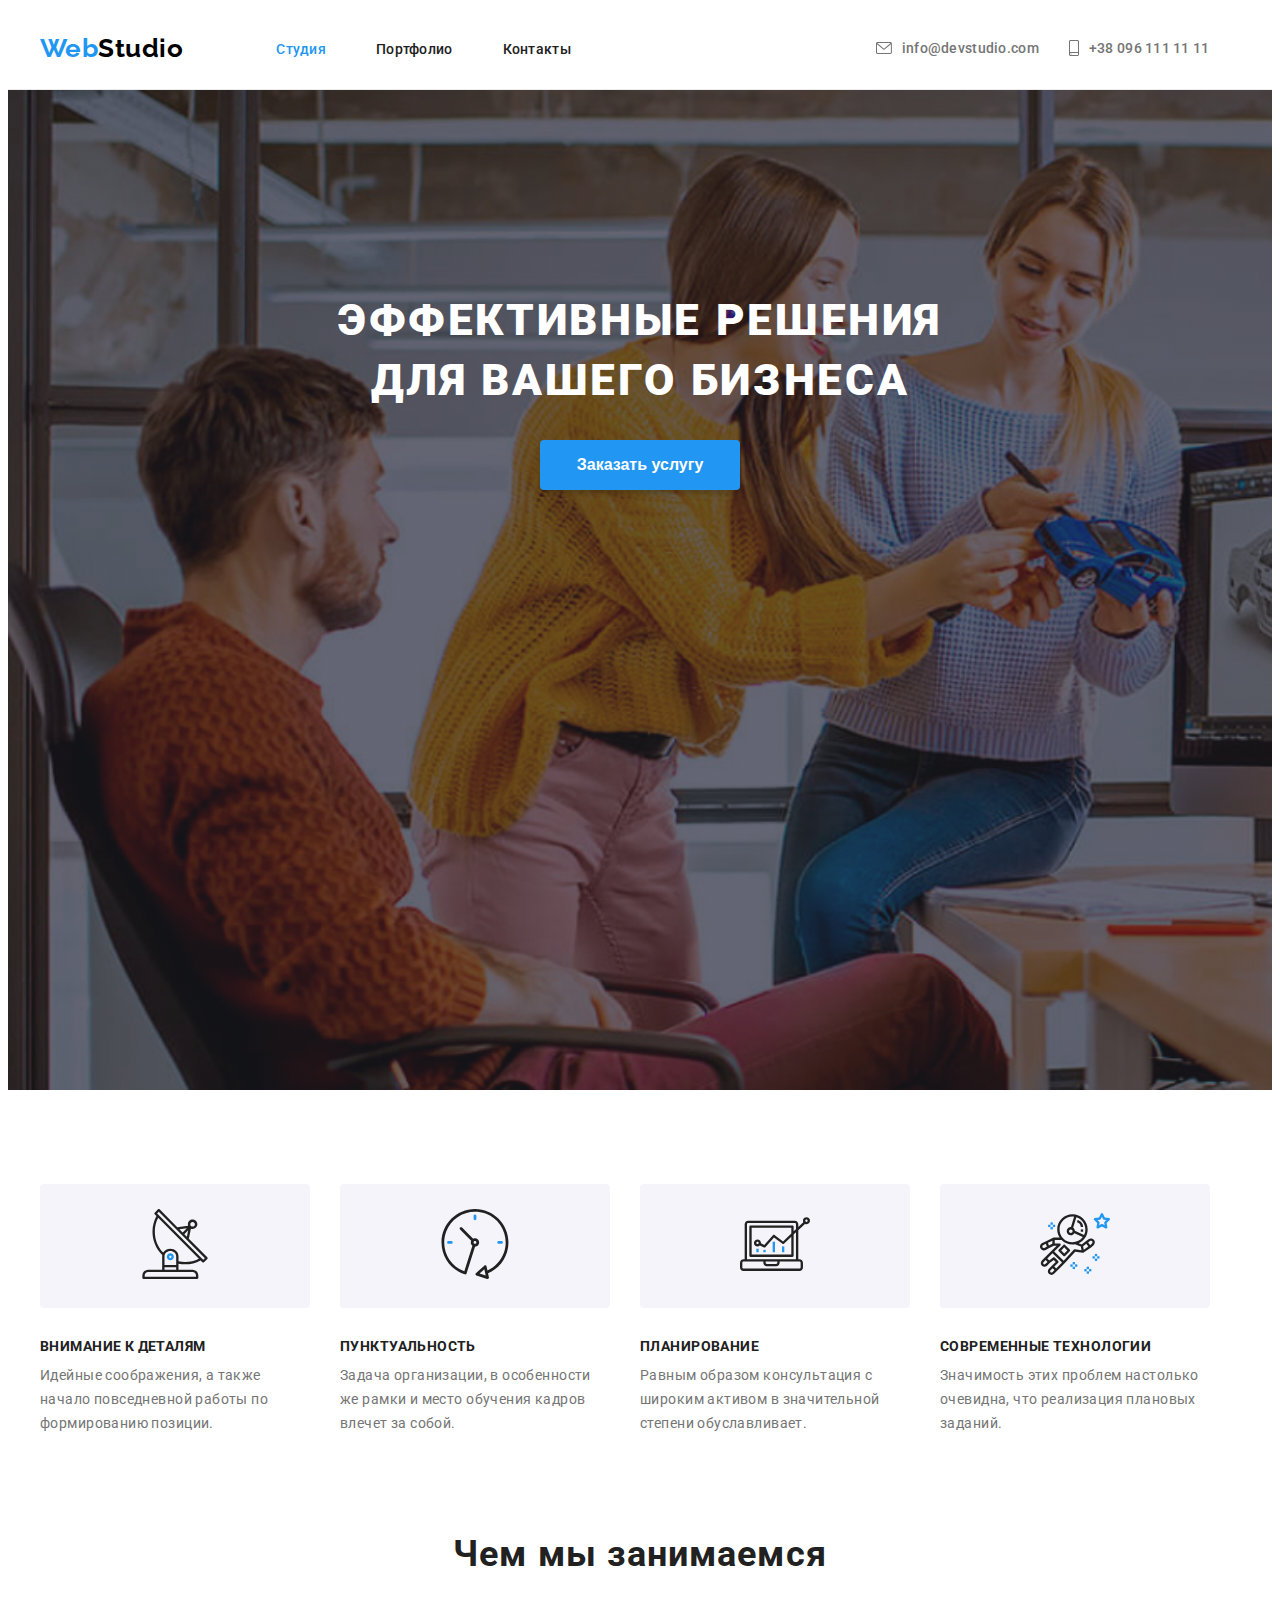
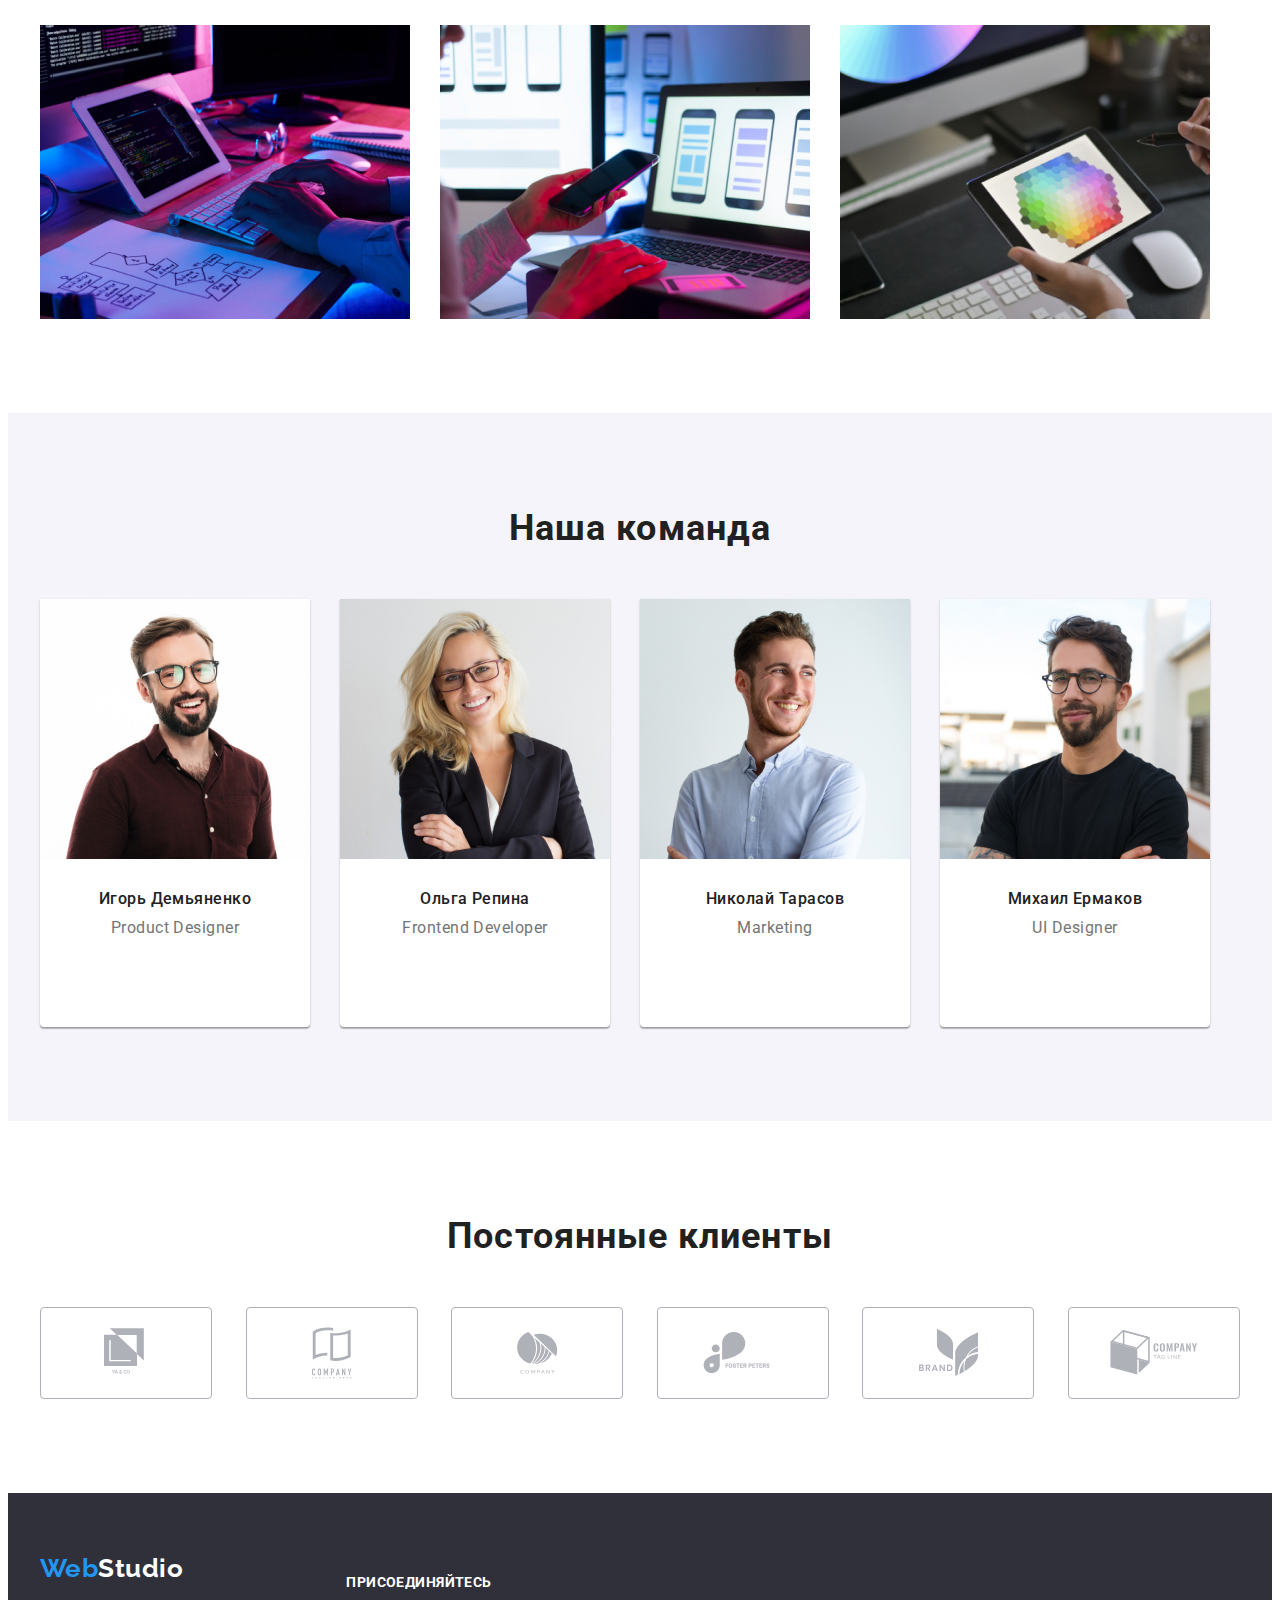
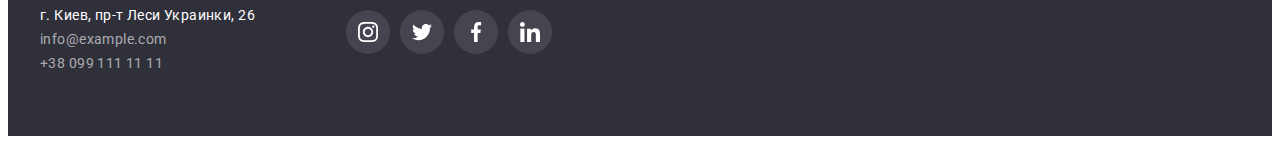
<file: index.html>
<!DOCTYPE html>
<html lang="ru">
  <head>
    <meta charset="UTF-8" />
    <meta name="viewport" content="width=device-width, initial-scale=1.0" />
    <title>ВебСтудио</title>
    <link rel="preconnect" href="https://fonts.gstatic.com">
<link href="https://fonts.googleapis.com/css2?family=Oleo+Script&family=Raleway:wght@700&family=Roboto:wght@400;500;700;900&display=swap" rel="stylesheet">
<link rel="stylesheet" href="https://cdnjs.cloudflare.com/ajax/libs/modern-normalize/1.0.0/modern-normalize.min.css" integrity="sha512-ISS7cAi1PEhQ8jnbJpJZMd29NlhNj4AWYyLOSp2CE/CsHxTCu+r+t0D2yoJudVrd0/8fTVPUVDzY5Tvli75u/g==" crossorigin="anonymous" />
<link rel="stylesheet" href="./css/styles.css">
  </head>
  <body>
    <header class="header">
      <div class="container">
      <nav class="navigation">
        <a class="logo" href="/"><span class="word-web">Web</span>Studio</a>
        <ul class="main-nav">
          <li class="main-item">
            <a class="main-item-link current" href="#">Студия</a>
          </li>
          <li class="main-item">
            <a class="main-item-link" href="./portpholio.html">Портфолио</a>
          </li>
          <li class="main-item">
            <a class="main-item-link" href="#">Контакты</a>
          </li>
        </ul>
      </nav>
      <section>
       <ul class="information">
          <li class="info">
        <a class="info-link-mail" href="mailto:info@devstudio.com">
          <svg class="info-svg-mail">
            <use href="./images/Icons/sprite.svg#mail"></use>
          </svg>
          info@devstudio.com</a>
           </li>
          <li class="info">          
            <a class="info-link-phone" href="tel:+380961111111">
            <svg class="info-svg-phone">
              <use href="./images/Icons/sprite.svg#phone"></use>
            </svg>
            +38 096 111 11 11</a>
             </li>
        </ul>
      </section>
    </div>
    </header>
    <main>
      <!--HERO-->
      <section class="hero-cont">
        <div class="container">
        <h1 class="hero">ЭФФЕКТИВНЫЕ РЕШЕНИЯ <br> ДЛЯ ВАШЕГО БИЗНЕСА</h1>
        <button class="button-hero" type="button">Заказать услугу</button>
      </div>
      </section>
          <!--Наши преимущества-->
      <section class="meta">
        <div class="container">
        <h2 class="our-plus">Наши преимущества</h2>
        <div class="advantage-box">
        <ul class="advantage-flex">
          <li class="advantage">
            <div class="advantage-icons">
              <svg class="advantage-svg" width="70" height="70">
                <use href="./images/Icons/sprite.svg#antenna"></use>
              </svg>
            </div>
          <div class="advatage-text">
           <h3 class="advantage-item"> Внимание к деталям</h3>
            <p class="advantage-details">Идейные соображения, а также начало повседневной работы по
              формированию позиции.</p>
            </div>
            </li>
          <li class="advantage">
            <div class="advantage-icons">
              <svg class="advantage-svg" width="70" height="70">
                <use href="./images/Icons/sprite.svg#clock"></use>
              </svg>
            </div>
            <div class="advatage-text">
              <h3 class="advantage-item">Пунктуальность</h3>
            <p class="advantage-details">Задача организации, в особенности же рамки и место обучения кадров
              влечет за собой.</p>
          </div>
          </li>      
          <li class="advantage">
            <div class="advantage-icons">
              <svg class="advantage-svg" width="70" height="70">
                <use href="./images/Icons/sprite.svg#diagram"></use>
              </svg>
            </div>
            <div class="advatage-text">
            <h3 class="advantage-item">Планирование</h3>
            <p class="advantage-details">Равным образом консультация с широким активом в значительной
              степени обуславливает.</p>
          </div>
          </li>
          <li class="advantage">
            <div class="advantage-icons">
              <svg class="advantage-svg" width="70" height="70">
                <use href="./images/Icons/sprite.svg#astronaut"></use>
              </svg>  
            </div>
          <div class="advatage-text">
                        <h3 class="advantage-item">Современные технологии</h3>
            <p class="advantage-details">Значимость этих проблем настолько очевидна, что реализация
              плановых заданий.</p>
          </div>
          </li>       
        </ul>
        </div>
      </div>
      </section>
      <!--Наши занятия-->
      <section class="benefits">
        <div class="container">
        <h2 class="our-work">Чем мы занимаемся</h2>
        <ul class="our-work-flex">
          <li class="img-item">
            <img
              src="./images/our-work/img-1.jpg"
              alt="работаем с компьютерами"
              width="370"
              height="294"
            />
          </li>
          <li class="img-item">
            <img
              src="./images/our-work/img-2.jpg"
              alt="работаем с мобильными устройствами"
              width="370"
              height="294"
            />
          </li>
          <li class="img-item">
            <img
              src="./images/our-work/img-3.jpg"
              alt="работаем с планшетами"
              width="370"
              height="294"
            />
          </li>
        </ul>
      </div>
      </section>
      <!--Наша команда-->
      <section class="comanda">
        <div class="container">
          <h2 class="our-team">Наша команда</h2>
        <ul class="our-team-flex">

          <li class="img-item">
            <div class="picture">
            <img              src="./images/our-comanda/igor.jpg"
              alt="Ihor Demyanenko"
              height="260"
              width="270"/>
            <div class="img-text">
            <h3 class="team">Игорь Демьяненко</h3>
            <p class="team-spec" lang="en">Product Designer</p> 

            <ul class="seti-icons">
              <li>
              <a class="seti-icons-box" href="#">
                <svg class="seti-icons-link" width="20" height="20">
                  <use href="./images/Icons/sprite.svg#instagram"></use>
                </svg>        </a>      </li>              
                <li>
              <a href="#" class="seti-icons-box">
                <svg class="seti-icons-link" width="20" height="20">
                  <use href="./images/Icons/sprite.svg#twitter"></use>
                </svg>         </a>     </li>             
                 <li>
              <a href="#" class="seti-icons-box">
                <svg class="seti-icons-link" width="20" height="20">
                  <use href="./images/Icons/sprite.svg#facebook"></use>
                </svg>         </a>     </li>
              <li>
              <a href="#" class="seti-icons-box">
                <svg class="seti-icons-link" width="20" height="20">
                  <use href="./images/Icons/sprite.svg#linkedin"></use>
                </svg>          </a>    </li>
            </ul>
          </div>
          </div>
          </li>


          
          <li class="img-item">
            <div class="picture">
            <img              src="./images/our-comanda/olha.jpg"
              alt="Olha Repina"
              height="260"
              width="270"/>
            <div class="img-text">
            <h3 class="team">Ольга Репина</h3>
            <p class="team-spec" lang="en">Frontend Developer</p>
            <ul class="seti-icons">
              <li>
              <a href="#" class="seti-icons-box">
                <svg class="seti-icons-link" width="20" height="20">
                  <use href="./images/Icons/sprite.svg#instagram"></use>
                </svg>      </a>        </li>
              <li>
              <a href="#" class="seti-icons-box">
                <svg class="seti-icons-link" width="20" height="20">
                  <use href="./images/Icons/sprite.svg#twitter"></use>
                </svg>           </a>   </li>
              <li>
              <a href="#" class="seti-icons-box">
                <svg class="seti-icons-link" width="20" height="20">
                  <use href="./images/Icons/sprite.svg#facebook"></use>
                </svg>           </a>   </li>
              <li>
              <a href="#" class="seti-icons-box">
                <svg class="seti-icons-link" width="20" height="20">
                  <use href="./images/Icons/sprite.svg#linkedin"></use>
                </svg>            </a>  </li>
            </ul>
          </div>
            </div>
          </li>

          <li class="img-item">
            <div class="picture">
            <img
              src="./images/our-comanda/nikolay.jpg"
              alt="Nikolay Tarasov"
              height="260"
              width="270"/>
            <div class="img-text">
            <h3 class="team">Николай Тарасов</h3>
            <p class="team-spec" lang="en">Marketing</p>
            <ul class="seti-icons">
              <li>
              <a href="#" class="seti-icons-box">
                <svg class="seti-icons-link" width="20" height="20">
                  <use href="./images/Icons/sprite.svg#instagram"></use>
                </svg></a>
              </li>
              <li>
              <a href="#" class="seti-icons-box">
                <svg class="seti-icons-link" width="20" height="20">
                  <use href="./images/Icons/sprite.svg#twitter"></use>
                </svg></a>
              </li>
              <li>
              <a href="#" class="seti-icons-box">
                <svg class="seti-icons-link" width="20" height="20">
                  <use href="./images/Icons/sprite.svg#facebook"></use>
                </svg></a>
              </li>
              <li>
              <a href="#" class="seti-icons-box">
                <svg class="seti-icons-link" width="20" height="20">
                  <use href="./images/Icons/sprite.svg#linkedin"></use>
                </svg>      </a>        </li>
            </ul>
          </div>
            </div>
          </li>

          <li class="img-item">
            <div class="picture">
            <img
              src="./images/our-comanda/mihaiil.jpg"
              alt="Mihail Ermakov"
              height="260"
              width="270"/>
            <div class="img-text">
            <h3 class="team">Михаил Ермаков</h3>
            <p class="team-spec" lang="en">UI Designer</p>
            <ul class="seti-icons">
              <li>
              <a href="#" class="seti-icons-box">
                <svg class="seti-icons-link" width="20" height="20">
                  <use href="./images/Icons/sprite.svg#instagram"></use>
                </svg></a>
              </li>
              <li>
              <a href="#" class="seti-icons-box">
                <svg class="seti-icons-link" width="20" height="20">
                  <use href="./images/Icons/sprite.svg#twitter"></use>
                </svg></a>
              </li>
              <li>
              <a href="#" class="seti-icons-box">
                <svg class="seti-icons-link" width="20" height="20">
                  <use href="./images/Icons/sprite.svg#facebook"></use>
                </svg></a>
              </li>
              <li>
              <a href="#" class="seti-icons-box">
                <svg class="seti-icons-link" width="20" height="20">
                  <use href="./images/Icons/sprite.svg#linkedin"></use>
                </svg>       </a>       </li>
            </ul>
          </div>
          </div>
          </li>
        </ul>
      </div>
      </section>
      <!-- Постоянные клиенты -->
      <section class="clients">
        <div class="container">
          <h2 class="clients-text">Постоянные клиенты</h2>
          <ul class="clients-item">
            <li class="clients-icons">
              <a href="" class="clients-logo"><svg class="clients-icons-svg" width="44" height="49">
                <use href="./images/Icons/sprite.svg#logo-1" ></use>
              </svg> </a>  
            </li>
            <li class="clients-icons">
              <a href="" class="clients-logo"> <svg class="clients-icons-svg" width="40" height="52">
              <use href="./images/Icons/sprite.svg#logo-2" ></use>
            </svg></a>
            </li>
            <li class="clients-icons">
              <a href="" class="clients-logo"> <svg class="clients-icons-svg" width="41" height="42">
              <use href="./images/Icons/sprite.svg#logo-3" ></use>
            </svg></a>
            </li>
            <li class="clients-icons">
              <a href="" class="clients-logo"> <svg class="clients-icons-svg" width="80" height="42">
              <use href="./images/Icons/sprite.svg#logo-4" ></use>
            </svg></a>
            <li class="clients-icons">
              <a href="" class="clients-logo"> <svg class="clients-icons-svg"  width="59" height="47">
              <use href="./images/Icons/sprite.svg#logo-5"></use>
            </svg></a>
            </li>
            <li class="clients-icons">
              <a href="" class="clients-logo"> <svg class="clients-icons-svg" width="88" height="45">
              <use href="./images/Icons/sprite.svg#logo-6" ></use>
            </svg></a>
            </li>
          </ul>
        </div>

      </section>
    </main>
    <!-- Footer -->
    <footer class="footer">
      <div class="container">
      <div class="left-part">
      <a class="logo" href="/"><span class="word-web">Web</span>Studio</a>
      <address class="address-box">
      <ul class="">
        <li class="address">
          <a class="adress-info" href="https://goo.gl/maps/a62ko6QhnqAFwYSS6">г. Киев, пр-т Леси Украинки, 26</a>
        </li>
        <li class="address">
          <a class="adress-info dop" href="mailto:info@example.com">info@example.com</a>
        </li>
        <li class="address">
          <a class="adress-info dop" href="tel:+380991111111">+38 099 111 11 11</a>
        </li>
      </ul>
    </address>
  </div>
  <div class="right-part">
    <h2 class="join">присоединяйтесь</h2>
  <ul class="join-link-list">
    <li class="join-link">
      <a href="#" class="seti-icons-box">
        <svg class="seti-icons-link" width="20" height="20">
          <use href="./images/Icons/sprite.svg#instagram"></use>
        </svg></a>
    </li>
    <li class="join-link">
      <a href="#" class="seti-icons-box">
        <svg class="seti-icons-link" width="20" height="20">
          <use href="./images/Icons/sprite.svg#twitter"></use>
        </svg></a>
    </li>
    <li class="join-link">
      <a href="#" class="seti-icons-box">
        <svg class="seti-icons-link" width="20" height="20">
          <use href="./images/Icons/sprite.svg#facebook"></use>
        </svg></a>
    </li>
    <li class="join-link">
      <a href="#" class="seti-icons-box">
        <svg class="seti-icons-link" width="20" height="20">
          <use href="./images/Icons/sprite.svg#linkedin"></use>
        </svg></a>
    </li>
  </ul>
  </div>
  </div>
   </footer>
  </body>
</html>
</file>
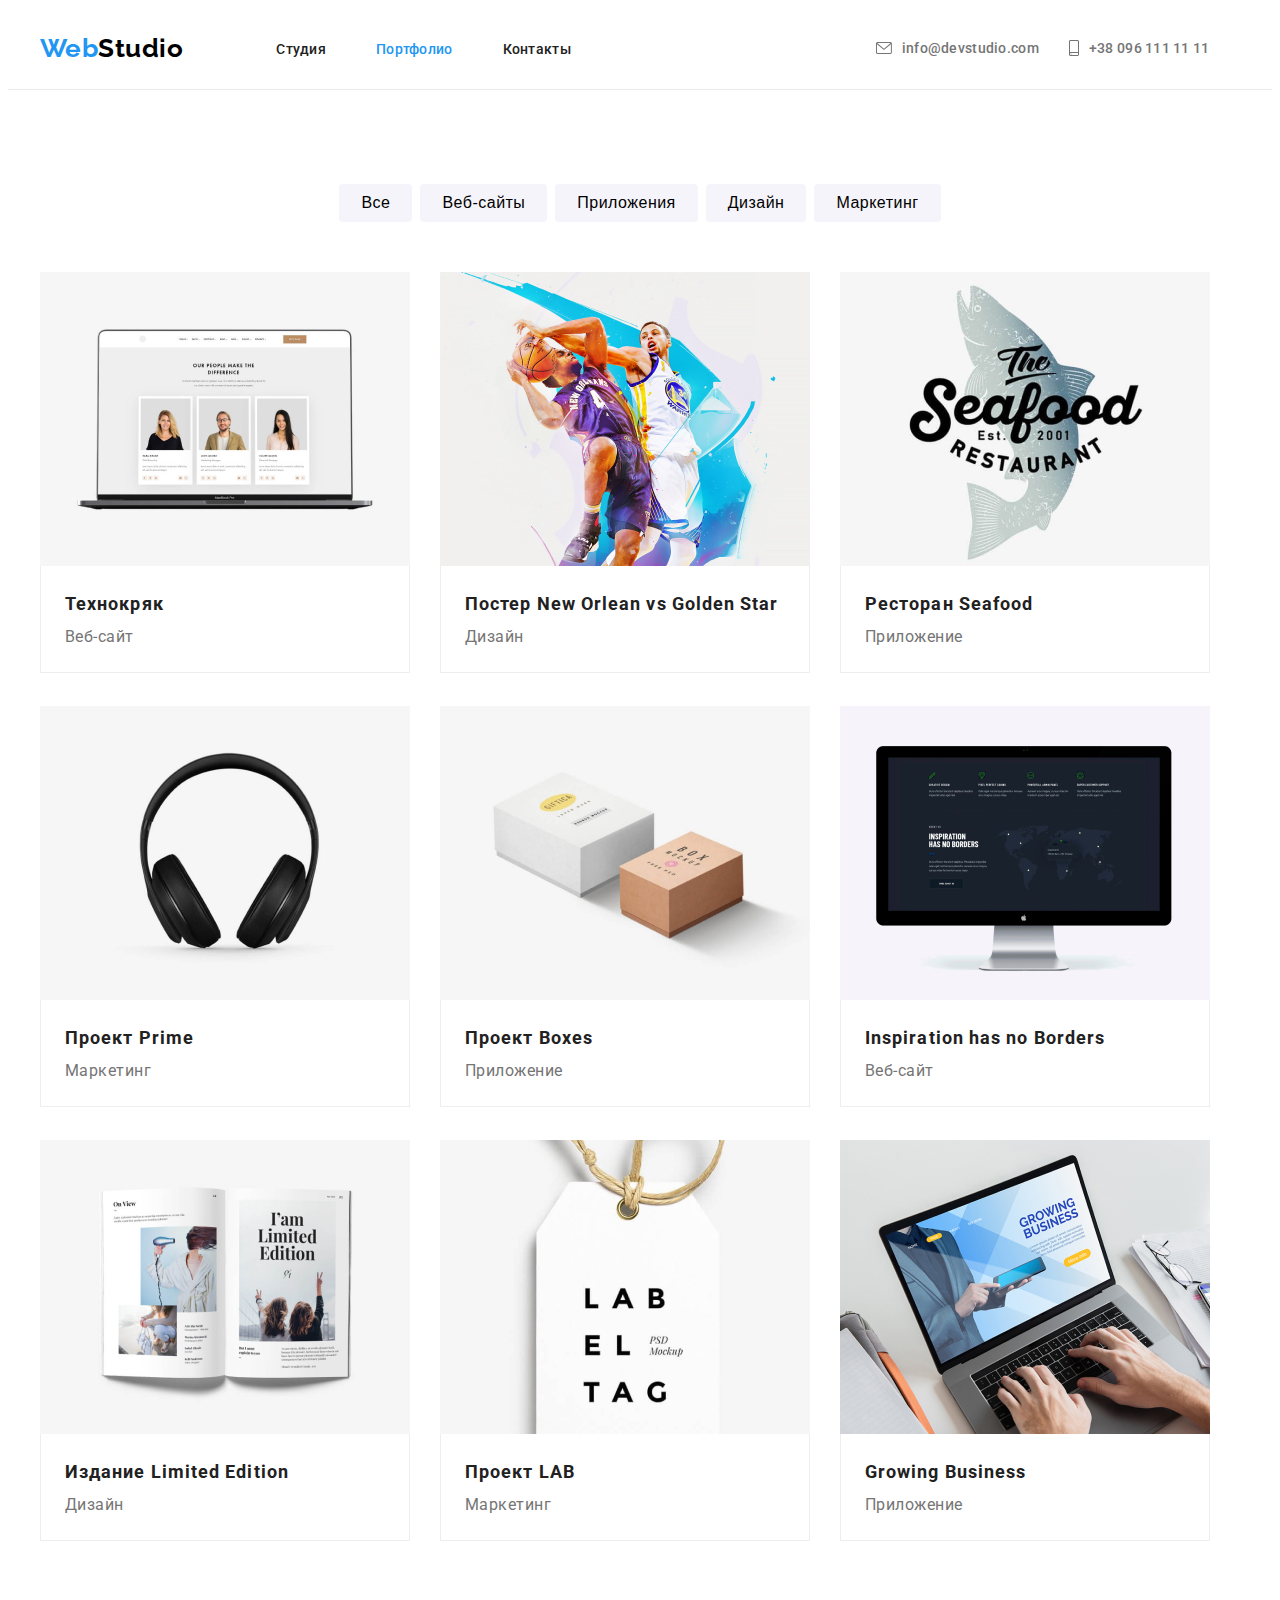
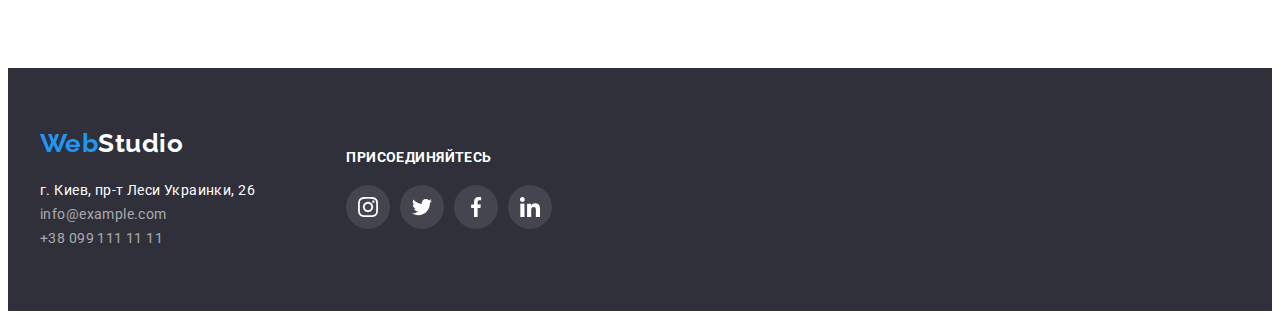
<file: portpholio.html>
<!DOCTYPE html>
<html lang="ru">
  <head>
    <meta charset="UTF-8" />
    <meta name="viewport" content="width=device-width, initial-scale=1.0" />
    <title>ВебСтудио</title>
    <link rel="preconnect" href="https://fonts.gstatic.com">
<link href="https://fonts.googleapis.com/css2?family=Oleo+Script&family=Raleway:wght@700&family=Roboto:wght@400;500;700;900&display=swap" rel="stylesheet">
<link rel="stylesheet" href="https://cdnjs.cloudflare.com/ajax/libs/modern-normalize/1.0.0/modern-normalize.min.css" integrity="sha512-ISS7cAi1PEhQ8jnbJpJZMd29NlhNj4AWYyLOSp2CE/CsHxTCu+r+t0D2yoJudVrd0/8fTVPUVDzY5Tvli75u/g==" crossorigin="anonymous" />
<link rel="stylesheet" href="./css/styles.css">
  </head>
  <body>
    <header class="header">
      <div class="container">
      <nav class="navigation">
        <a class="logo" href="/"><span class="word-web">Web</span>Studio</a>
        <ul class="main-nav">
          <li class="main-item">
            <a class="main-item-link" href="./index.html">Студия</a>
          </li>
          <li class="main-item">
            <a class="main-item-link current" href="#">Портфолио</a>
          </li>
          <li class="main-item">
            <a class="main-item-link" href="#">Контакты</a>
          </li>
        </ul>
      </nav>
      <section>
       <ul class="information">
          <li class="info">
        <a class="info-link-mail" href="mailto:info@devstudio.com">
          <svg class="info-svg-mail">
            <use href="./images/Icons/sprite.svg#mail"></use>
          </svg>
          info@devstudio.com</a>
           </li>
          <li class="info">          
            <a class="info-link-phone" href="tel:+380961111111">
            <svg class="info-svg-phone">
              <use href="./images/Icons/sprite.svg#phone"></use>
            </svg>
            +38 096 111 11 11</a>
             </li>
        </ul>
      </section>
    </div>
    </header>
    <main>
    <section class="portfolio-menu">
      <div class="container">
    <h1 class="our-work-port">Наши работы</h1>
    <ul class="portfolio-nav">
    <li class="our-service-btn"><button class="button-service" type="button">Все</button></li>
    <li class="our-service-btn"><button class="button-service" type="button">Веб-сайты</button></li>
    <li class="our-service-btn"><button class="button-service" type="button">Приложения</button></li>
    <li class="our-service-btn"><button class="button-service" type="button">Дизайн</button></li>
    <li class="our-service-btn"><button class="button-service" type="button">Маркетинг</button></li>
</ul>
        <ul class="portfolio-flex">
       <li class="img-portfolio">
<div class="portfolio-item">
  <a class="portfolio-link" href="">
           <img src="./images/Portpholio/tehnokryak.jpg" alt="страница Технокряк" width="370" height="294">
<div class="portfolio-text">
            <h2 class="service-title" >Технокряк</h2>
                <p class="service-title-info" >Веб-сайт</p>
                <p class="service-info" >Технокряк это современная площадка распространения коронавируса. Компании используют эту платформу для цифрового шпионажа и атак на защищённые сервера конкурентов.</p>
              </div></a>
              </div>
              </li>
       <li class="img-portfolio">
<div class="portfolio-item">
  <a class="portfolio-link" href="">
           <img src="./images/Portpholio/poster.jpg" alt="картинка поста" width="370" height="294">
<div class="portfolio-text">
               <h2 class="service-title" >Постер New Orlean vs Golden Star</h2>
               <p class="service-title-info" >Дизайн</p>
                   <p class="service-info" >Технокряк это современная площадка распространения коронавируса. Компании используют эту платформу для цифрового шпионажа и атак на защищённые сервера конкурентов.</p>   
                  </div></a>
                  </div>
                  </li>
       <li class="img-portfolio">
<div class="portfolio-item">
  <a class="portfolio-link" href="">
           <img src="./images/Portpholio/restoran.jpg" alt="лого ресторана" width="370" height="294">
<div class="portfolio-text">
               <h2 class="service-title" >Ресторан Seafood</h2>
               <p class="service-title-info" >Приложение</p>
                   <p class="service-info" >Технокряк это современная площадка распространения коронавируса. Компании используют эту платформу для цифрового шпионажа и атак на защищённые сервера конкурентов.</p>  
                  </div></a>
                  </div>
                  </li>
       <li class="img-portfolio">
<div class="portfolio-item">
  <a class="portfolio-link" href="">
           <img src="./images/Portpholio/prime.jpg" alt="картинка наушников" width="370" height="294">
<div class="portfolio-text">               
<h2 class="service-title" >Проект Prime</h2>
                   <p class="service-title-info" >Маркетинг</p>
                   <p class="service-info" >Технокряк это современная площадка распространения коронавируса. Компании используют эту платформу для цифрового шпионажа и атак на защищённые сервера конкурентов.</p>       
                  </div></a>
                  </div>
                  </li>
       <li class="img-portfolio">
<div class="portfolio-item">
  <a class="portfolio-link" href="">
           <img src="./images/Portpholio/boxes.jpg" alt="картинка упаковок" width="370" height="294">
 <div class="portfolio-text">       
<h2 class="service-title" >Проект Boxes</h2>
           <p class="service-title-info" >Приложение</p>
                   <p class="service-info" >Технокряк это современная площадка распространения коронавируса. Компании используют эту платформу для цифрового шпионажа и атак на защищённые сервера конкурентов.</p>
                  </div> </a> 
                  </div>
                  </li>
       <li class="img-portfolio">
<div class="portfolio-item">
  <a class="portfolio-link" href="">
           <img src="./images/Portpholio/borders.jpg" alt="картинка сайта Borders" width="370" height="294">
<div class="portfolio-text">           
<h2 class="service-title" >Inspiration has no Borders</h2>
           <p class="service-title-info" >Веб-сайт</p>
                   <p class="service-info" >Технокряк это современная площадка распространения коронавируса. Компании используют эту платформу для цифрового шпионажа и атак на защищённые сервера конкурентов.</p>       
                  </div></a>
                  </div>
                  </li>
       <li class="img-portfolio">
<div class="portfolio-item">
  <a class="portfolio-link" href="#">
           <img src="./images/Portpholio/limited.jpg" alt="картинка издания" width="370" height="294">
<div class="portfolio-text">             
<h2 class="service-title" >Издание Limited Edition</h2>
                   <p class="service-title-info" >Дизайн </p>
                   <p class="service-info" >Технокряк это современная площадка распространения коронавируса. Компании используют эту платформу для цифрового шпионажа и атак на защищённые сервера конкурентов.</p>
                  </div> </a>
                  </div>
                  </li>
       <li class="img-portfolio">
<div class="portfolio-item">
  <a class="portfolio-link" href="">
           <img src="./images/Portpholio/LAB.jpg" alt="картинка этикетки" width="370" height="294">
<div class="portfolio-text">              
<h2 class="service-title" >Проект LAB</h2>
                   <p class="service-title-info" >Маркетинг</p>
                   <p class="service-info" >Технокряк это современная площадка распространения коронавируса. Компании используют эту платформу для цифрового шпионажа и атак на защищённые сервера конкурентов.</p>
                  </div></a>
                  </div>
                  </li>
       <li class="img-portfolio">
<div class="portfolio-item">
  <a class="portfolio-link" href="">
           <img src="./images/Portpholio/growing.jpg" alt="картинка ноута" width="370" height="294">
 <div class="portfolio-text">             
<h2 class="service-title">Growing Business</h2>
                   <p class="service-title-info" >Приложение</p>
                   <p class="service-info" >Технокряк это современная площадка распространения коронавируса. Компании используют эту платформу для цифрового шпионажа и атак на защищённые сервера конкурентов.</p> 
                  </div> </a>
                  </div>
                  </li>
    </ul>
  </div>
</section>
    </main>
    <footer class="footer">
      <div class="container">
      <div class="left-part">
      <a class="logo" href="/"><span class="word-web">Web</span>Studio</a>
      <address class="address-box">
      <ul class="">
        <li class="address">
          <a class="adress-info" href="https://goo.gl/maps/a62ko6QhnqAFwYSS6">г. Киев, пр-т Леси Украинки, 26</a>
        </li>
        <li class="address">
          <a class="adress-info dop" href="mailto:info@example.com">info@example.com</a>
        </li>
        <li class="address">
          <a class="adress-info dop" href="tel:+380991111111">+38 099 111 11 11</a>
        </li>
      </ul>
    </address>
  </div>
  <div class="right-part">
    <h2 class="join">присоединяйтесь</h2>
  <ul class="join-link-list">
    <li class="join-link">
      <a href="#" class="seti-icons-box">
        <svg class="seti-icons-link" width="20" height="20">
          <use href="./images/Icons/sprite.svg#instagram"></use>
        </svg></a>
    </li>
    <li class="join-link">
      <a href="#" class="seti-icons-box">
        <svg class="seti-icons-link" width="20" height="20">
          <use href="./images/Icons/sprite.svg#twitter"></use>
        </svg></a>
    </li>
    <li class="join-link">
      <a href="#" class="seti-icons-box">
        <svg class="seti-icons-link" width="20" height="20">
          <use href="./images/Icons/sprite.svg#facebook"></use>
        </svg></a>
    </li>
    <li class="join-link">
      <a href="#" class="seti-icons-box">
        <svg class="seti-icons-link" width="20" height="20">
          <use href="./images/Icons/sprite.svg#linkedin"></use>
        </svg></a>
    </li>
  </ul>
  </div>
  </div>
   </footer>
    </body>
  </html>
</file>
<file: css/styles.css>
body {
font-family: "Roboto", sans-serif;
letter-spacing: 0.03em;
}

h1,
h2,
h3,
h4,
h5,
h6,
p {
margin: 0;
}


ol,
ul{
margin: 0;
padding: 0;
}

img {
display: block;
}

.main-item,
.info,
.advantage,
.img-item,
.img-portfolio,
.address,
.our-service-btn,
.clients-item,
.seti-icons,
.join-link-list {
list-style-type: none;
}

.container {
width: 1200px;
padding-right: 15px;
padding-left: 15px;
margin: 0 auto;
}

/* Header */
.header {
padding-bottom: 25px;
padding-top: 25px;
border-bottom: 1px solid #ECECEC;
}

.header .container {
display: flex;
align-items: center;
}

.navigation{
display: flex;
align-items: center;
}

.logo {
margin-right: 93px;
font-family: "Raleway", sans-serif;
font-weight: 700;
color: #000000;
font-size: 26px;
line-height: 1.192;
text-decoration:none;
}

.word-web {
color: #2196F3
}

.main-item:not(:last-child) {
margin-right: 50px;
}

.main-nav {
height: 16px;
}

.main-nav {
display: flex;
align-items: center;
}

.main-item-link {
font-weight: 500;
font-size: 14px;
line-height: 1.143;
letter-spacing: 0.02em;
text-decoration:none;

color: #212121;
}
.main-item-link:focus,
.main-item-link:hover{
color: #2196F3;
}

.current {
color: #2196F3
}

.information {
display: flex;
align-items: center;
}

.info {
display: flex;
align-items: center;
/* margin-right: 10px; */
font-weight: 500;
font-size: 14px;
line-height:1.143;
letter-spacing: 0.02em; 
}

.info:first-child {
margin-left: 305px;
margin-right: 30px;
}

.info-link-mail,
.info-link-phone {
display: flex;
align-items: center;
text-decoration:none;    
color: #757575;
}

.info-svg-mail {
width: 16px;
height: 12px;
margin-right: 10px;
fill:currentColor ;
}


.info-svg-phone{
width: 10px;
height: 16px;
margin-right: 10px;
fill:currentColor ;
}

.info-link-phone:hover,
.info-link-phone:focus,
.info-link-mail:hover,
.info-link-mail:focus {
color: #2196F3;
fill: #2196F3;
}

/* HERO */
.hero-cont {
padding-top: 200px;
padding-bottom: 200px;

max-width: 1600px;

background-color:#C4C4C4;;
background-image:linear-gradient(rgba(47, 48, 58, 0.4), rgba(47, 48, 58, 0.4)),
url(../images/hero/Img.jpg);
height: 600px;
background-repeat: no-repeat;
background-size: cover;
}

.hero{
width: 696px;
height: 120px;

text-align: center;

font-weight: 900;
font-size: 44px;
line-height: 1.364;
letter-spacing: 0.06em;
text-transform: uppercase;
color: #FFFFFF;

margin-left: auto;
margin-right: auto;
margin-bottom: 30px;
}

.button-hero {
display: block;
width: 200px;
height: 50px;

margin-left: auto;
margin-right: auto;

font-weight: 700;
font-size: 16px;
line-height: 1.875;

color: #FFFFFF;
background: #2196F3;
box-shadow: 0px 4px 4px rgba(0, 0, 0, 0.15);
border-radius: 4px;
border: none;
}

/* Наши преимущества */
.meta {
padding: 94px 0;
}

.our-plus {
display: none;
}

.advantage {
display: inline-block;
}

.advantage:not(:last-child) {
margin-right: 30px;
}

.advantage-flex {
display: flex;
}

.advatage-text {
display: inline-block;
width: 270px;
height: 101px;
}

.advantage-icons {
background-position: 50% 50%;

padding: 25px 100px;
margin-bottom: 30px;

background: #F5F4FA;
border-radius: 4px;
}

.advantage-item {
 font-weight: 700;
font-size: 14px;
line-height: 1.143;
letter-spacing: 0.03em;
text-transform: uppercase;

margin-bottom: 10px;
    
color: #212121;
}

.advantage-details {
font-weight: 400;
font-size: 14px;
line-height: 1.714;
letter-spacing: 0.03em;
 
color: #757575;
}

/* Наши занятия */
.benefits {
padding-bottom: 94px;
}

.our-work{
margin-bottom: 50px;

font-weight: 700;
font-size: 36px;
line-height: 1.167;
text-align: center;
letter-spacing: 0.03em;
    
color: #212121;
}

.our-work-flex {
display: flex;

}

.img-item:not(:last-child) {
margin-right: 30px;
}

/* Наша команда */
.comanda {
background-color: #F5F4FA;
padding-top: 94px;
padding-bottom: 94px;
}

.our-team {
margin-bottom: 50px;

font-weight: 700;
font-size: 36px;
line-height: 1.167;
text-align: center;
letter-spacing: 0.03em;
    
color: #212121;
}

.our-team-flex {
display: flex;
}

.img-text {
padding: 30px 0;

}

.team{
font-weight: 500;
font-size: 16px;
line-height: 1.188;
text-align: center;
letter-spacing: 0.03em;
    
color: #212121;
}

.team-spec {
margin-top: 10px;
margin-bottom: 16px;

font-weight: 400;
font-size: 16px;
line-height: 1.188;
text-align: center;
letter-spacing: 0.03em;
    
color: #757575;
}

.picture {
background-color:#FFFFFF;
box-shadow: 0px 1px 3px rgba(0, 0, 0, 0.12), 0px 1px 1px rgba(0, 0, 0, 0.14), 0px 2px 1px rgba(0, 0, 0, 0.2);
border-radius: 0px 0px 4px 4px;
}

.seti-icons {
display: flex;
justify-content: space-between;
align-items: center;
width: 206px;
height: 44px;

margin-right: auto;
margin-left: auto;
}

.seti-icons-box {
display: flex;
justify-content: center;
align-items: center;

width: 44px;
height: 44px;
}

.seti-icons-box:hover,
.seti-icons-box:focus {
border-radius: 50%;
background-color: #2196F3;
}

.seti-icons-link {
fill: #AFB1B8;
}

.seti-icons-box:hover .seti-icons-link,
.seti-icons-box:focus .seti-icons-link {
fill:#FFFFFF;
}

/* Постоянные клиенты */
.clients {
padding-top: 94px;
padding-bottom: 94px;
}

.clients-text {
font-style: normal;
font-weight: 700;
font-size: 36px;
line-height: 1.167;
text-align: center;
letter-spacing: 0.03em;

margin-bottom: 50px;
    
color: #212121;     
}

.clients-item {
display: flex;
justify-content: space-between;

}

.clients-icons-svg {
fill: #AFB1B8;

}

.clients-logo:hover .clients-icons-svg,
.clients-logo:focus .clients-icons-svg {
fill: #2196F3;
}

.clients-logo {
display: flex;
justify-content: center;
align-items: center;

width: 170px;
height: 90px;
border:1px solid #AFB1B8;
border-radius: 4px;
    
}

/* Footer */
.footer {
background-color:#2F303A;
padding-top: 60px;
padding-bottom: 60px;
}

.footer .logo {
color: #FFFFFF;
}

.footer .container{
display: flex;
align-items:center;
}

.left-part{
margin-right: 70px;
}

.address-box {
margin-top: 20px;

}

.adress-info {
font-weight: 400;
font-style: normal;
font-size: 14px;
line-height: 1.714;
letter-spacing: 0.03em;
text-decoration:none;
    
color: #FFFFFF;
}

.dop {
color: rgba(255, 255, 255, 0.6);
}

.right-part{
display: inline-block;

width: 206px;
height: 80px;
}

.join{
font-weight: 700;
font-size: 14px;
line-height: 1.143;
letter-spacing: 0.03em;
text-transform: uppercase;

margin-bottom: 20px;
    
color: #FFFFFF;
}

.join-link-list {
display: flex;
justify-content: space-between;
}

.seti-icons-box {
border-radius: 50%;
background-color: rgba(255, 255, 255, 0.1);
}

.seti-icons-box:not(:last-child) {
margin-right: 10px;
}

.seti-icons-link {
fill: #FFFFFF;
}

/* ПОРТФОЛИО */
.portfolio-menu {
padding: 94px 0;
}

.our-work-port {
display: none;
}

.portfolio-nav {
display: flex;
justify-content: center;
margin-bottom: 50px;
}

.our-service-btn:not(:last-child){
margin-right: 8px;
}

.our-service-btn {
min-width: 73px;

border-radius: 4px;
}

.button-service {
padding: 6px 22px;
font-weight: 500;
font-size: 16px;
line-height: 1.625; 
text-align: center;
letter-spacing: 0.03em;    
background: #F5F4FA;

border-radius: 4px;
border: none;    
}

.button-service:focus,
.button-service:hover {
border: none;

border-radius: 4px;
background-color: #2196F3;
color: #FFFFFF;
}

.portfolio-flex {
display: flex;
align-items: center;
flex-wrap: wrap;
}

.img-portfolio {
margin-right: 30px;
margin-bottom: 30px;
}

.img-portfolio:nth-child(3n){
margin-right: 0;
}

.portfolio-item {
height: 404px;
}

.portfolio-link:hover,
.portfolio-link:focus {
box-shadow: 0px 1px 1px rgba(0, 0, 0, 0.12), 0px 4px 4px rgba(0, 0, 0, 0.06), 1px 4px 6px rgba(0, 0, 0, 0.16);
}

.portfolio-link {
display: block;
text-decoration: none;
}

.portfolio-text {
padding: 20px 24px;
border-right: 1px solid #EEEEEE;
border-left: 1px solid #EEEEEE;
border-bottom: 1px solid #EEEEEE;

}

.service-title {
font-weight: 700;
font-size: 18px;
line-height: 2;
letter-spacing: 0.06em;
    
color: #212121;
}

.service-title-info {
font-weight: 400;
font-size: 16px;
line-height: 1.875;
letter-spacing: 0.03em;
    
color: #757575;
}

.service-info {
display: none;
font-weight: 400;
font-size: 18px;
line-height: 1.556;
letter-spacing: 0.03em;

/* color: #FFFFFF; */
}
</file>
